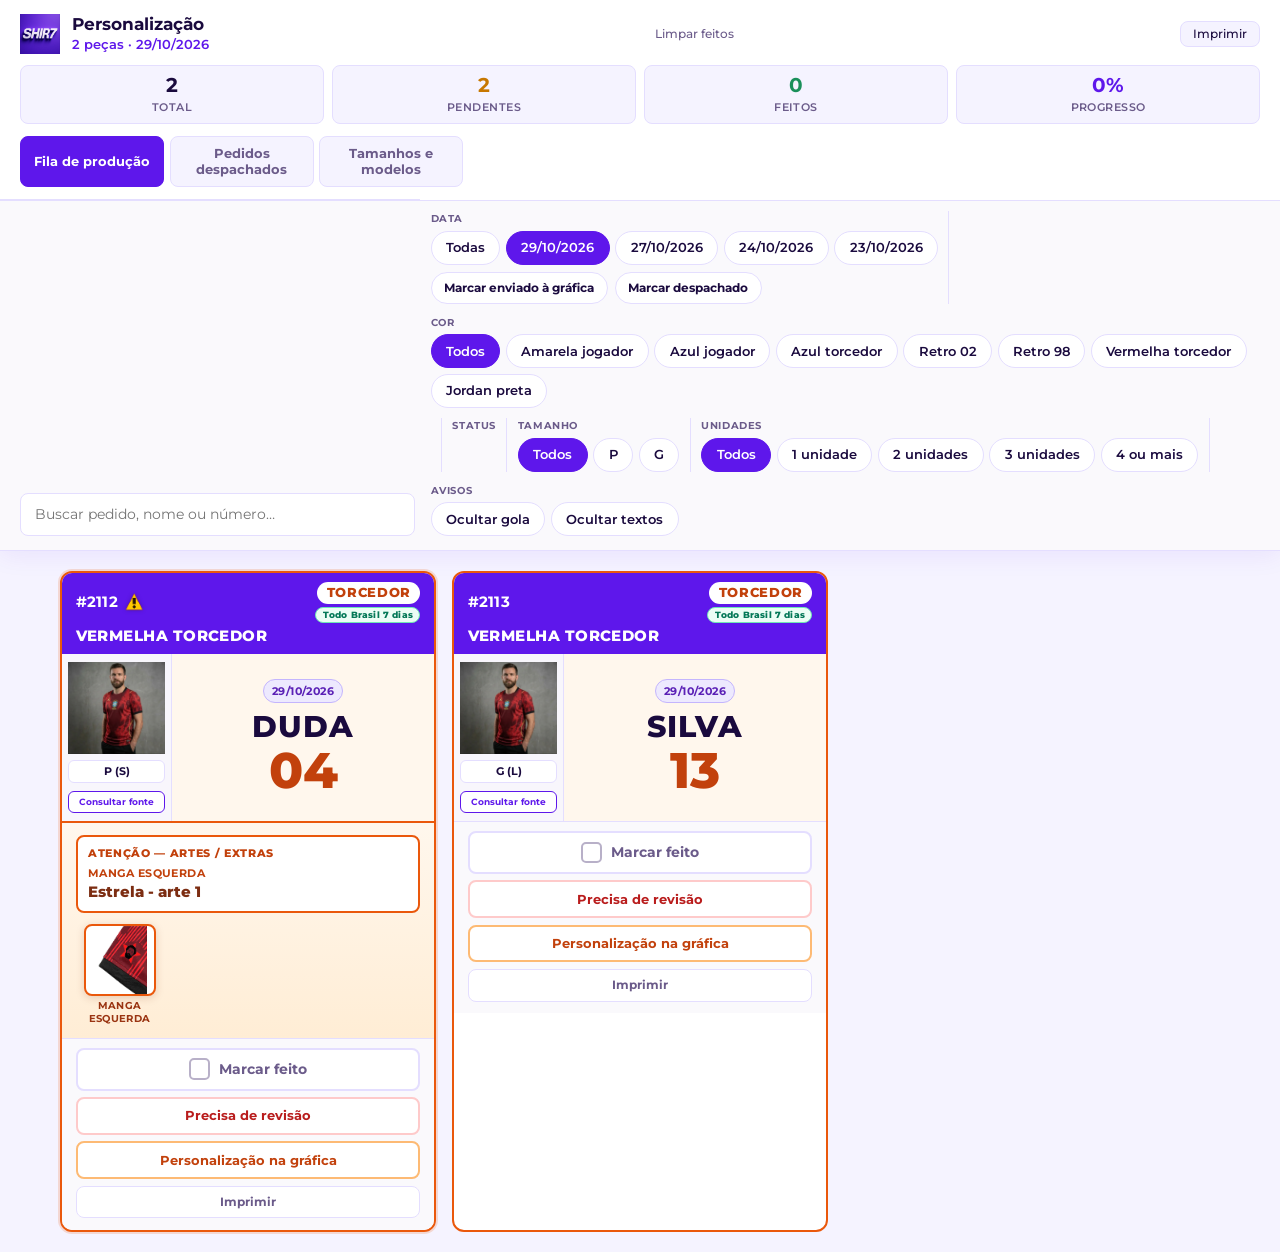
<file: pages/personalizacao.html>
<!DOCTYPE html>
<html lang="pt-BR">
<head>
  <meta charset="UTF-8">
  <meta name="viewport" content="width=device-width, initial-scale=1.0, viewport-fit=cover">
  <title>Personalização — SHIR7</title>
  <link rel="stylesheet" href="../src/css/main.css">
</head>
<body class="pers-page">
  <header class="pers-toolbar no-print">
    <div class="pers-toolbar__top">
      <div class="pers-toolbar__brand">
        <img class="pers-toolbar__logo" src="../src/assets/logo-shir7.png" alt="SHIR7">
        <div>
          <h1 class="pers-toolbar__title">Personalização</h1>
          <p class="pers-toolbar__lot" id="pers-lot-title">Carregando…</p>
        </div>
      </div>
      <button type="button" class="btn btn--ghost btn--sm" id="pers-clear-done-btn" title="Remove marcas de feito salvas no navegador">Limpar feitos</button>
      <button type="button" class="btn btn--secondary btn--sm" id="pers-print-btn">Imprimir</button>
    </div>

    <div class="pers-stats" id="pers-stats" aria-live="polite"></div>

    <nav class="pers-tabs no-print" id="pers-tabs" role="tablist" aria-label="Visualização">
      <button type="button" class="pers-tab pers-tab--active" role="tab" id="pers-tab-queue" aria-selected="true" aria-controls="pers-panel-queue" data-tab="queue">
        Fila de produção
      </button>
      <button type="button" class="pers-tab" role="tab" id="pers-tab-despachados" aria-selected="false" aria-controls="pers-panel-queue" data-tab="despachados">
        Pedidos despachados
      </button>
      <button type="button" class="pers-tab" role="tab" id="pers-tab-summary" aria-selected="false" aria-controls="pers-panel-summary" data-tab="summary">
        Tamanhos e modelos
      </button>
    </nav>

    <div class="pers-toolbar__controls" id="pers-queue-controls">
      <label class="pers-toolbar__search">
        <span class="visually-hidden">Buscar pedido ou nome</span>
        <input type="search" id="pers-search" class="form-input" placeholder="Buscar pedido, nome ou número…" autocomplete="off">
      </label>

      <div class="pers-toolbar__filters">
        <div class="pers-toolbar__section">
          <span class="pers-toolbar__section-label">Data</span>
          <div class="pers-toolbar__group" id="pers-date-filters" role="group" aria-label="Filtrar data de cadastro"></div>
        </div>

        <div class="pers-toolbar__divider" role="separator" aria-hidden="true"></div>

        <div class="pers-toolbar__section">
          <span class="pers-toolbar__section-label">Cor</span>
          <div class="pers-toolbar__group" id="pers-product-filters" role="group" aria-label="Filtrar cor"></div>
        </div>

        <div class="pers-toolbar__divider" role="separator" aria-hidden="true"></div>

        <div class="pers-toolbar__section">
          <span class="pers-toolbar__section-label">Status</span>
          <div class="pers-toolbar__group" id="pers-status-filters" role="group" aria-label="Filtrar status"></div>
        </div>

        <div class="pers-toolbar__divider" role="separator" aria-hidden="true"></div>

        <div class="pers-toolbar__section">
          <span class="pers-toolbar__section-label">Tamanho</span>
          <div class="pers-toolbar__group" id="pers-size-filters" role="group" aria-label="Filtrar tamanho"></div>
        </div>

        <div class="pers-toolbar__divider" role="separator" aria-hidden="true"></div>

        <div class="pers-toolbar__section">
          <span class="pers-toolbar__section-label">Unidades</span>
          <div class="pers-toolbar__group" id="pers-units-filters" role="group" aria-label="Filtrar por unidades do pedido"></div>
        </div>

        <div class="pers-toolbar__divider" role="separator" aria-hidden="true"></div>

        <div class="pers-toolbar__section">
          <span class="pers-toolbar__section-label">Avisos</span>
          <div class="pers-toolbar__group" id="pers-alert-toggles" role="group" aria-label="Ocultar textos de avisos">
            <button
              type="button"
              class="pers-pill"
              id="pers-toggle-gola"
              aria-pressed="false"
              title="Oculta só o texto do aviso de gola"
            >Ocultar gola</button>
            <button
              type="button"
              class="pers-pill"
              id="pers-toggle-extras-text"
              aria-pressed="false"
              title="Oculta só os textos de artes/extras (mantém as imagens)"
            >Ocultar textos</button>
          </div>
        </div>
      </div>
    </div>
  </header>

  <main class="pers-main">
    <div class="pers-panel" id="pers-panel-queue" role="tabpanel" aria-labelledby="pers-tab-queue">
      <div class="pers-grid" id="pers-grid" aria-live="polite"></div>
    </div>
    <div class="pers-panel" id="pers-panel-summary" role="tabpanel" aria-labelledby="pers-tab-summary" hidden>
      <div id="pers-summary" aria-live="polite"></div>
    </div>
  </main>

  <div id="pers-font-modal" class="pers-font-modal" hidden aria-hidden="true">
    <div class="pers-font-modal__backdrop" data-font-modal-close tabindex="-1" aria-hidden="true"></div>
    <div
      class="pers-font-modal__dialog"
      role="dialog"
      aria-modal="true"
      aria-labelledby="pers-font-modal-title"
    >
      <header class="pers-font-modal__head">
        <div>
          <h2 class="pers-font-modal__title" id="pers-font-modal-title">Consultar fonte</h2>
          <p class="pers-font-modal__hint" id="pers-font-modal-hint"></p>
        </div>
        <button type="button" class="pers-font-modal__close no-print" data-font-modal-close aria-label="Fechar">×</button>
      </header>
      <div class="pers-font-modal__body" id="pers-font-modal-body"></div>
    </div>
  </div>

  <div id="pers-print-modal" class="pers-print-modal no-print" hidden aria-hidden="true">
    <div class="pers-print-modal__backdrop" data-print-modal-close tabindex="-1" aria-hidden="true"></div>
    <div
      class="pers-print-modal__dialog"
      role="dialog"
      aria-modal="true"
      aria-labelledby="pers-print-modal-title"
    >
      <header class="pers-print-modal__head">
        <h2 class="pers-print-modal__title" id="pers-print-modal-title">Imprimir</h2>
        <button type="button" class="pers-print-modal__close" data-print-modal-close aria-label="Fechar">×</button>
      </header>

      <div class="pers-print-modal__body">
        <fieldset class="pers-print-modal__fieldset">
          <legend>O que imprimir</legend>
          <label class="pers-print-option">
            <input type="radio" name="pers-print-scope" value="all" checked>
            <span>Toda a fila (filtro atual)</span>
          </label>
          <label class="pers-print-option">
            <input type="radio" name="pers-print-scope" value="one">
            <span>Uma unidade</span>
          </label>
          <label class="pers-print-modal__select-wrap" id="pers-print-unit-wrap" hidden>
            <span class="visually-hidden">Escolher unidade</span>
            <select id="pers-print-unit" class="form-input"></select>
          </label>
        </fieldset>

        <fieldset class="pers-print-modal__fieldset">
          <legend>Formato</legend>
          <label class="pers-print-option">
            <input type="radio" name="pers-print-format" value="a4" checked>
            <span>Folha A4</span>
          </label>
          <label class="pers-print-option">
            <input type="radio" name="pers-print-format" value="thermal">
            <span>Impressora térmica (80mm)</span>
          </label>
        </fieldset>
      </div>

      <footer class="pers-print-modal__foot">
        <button type="button" class="btn btn--ghost" data-print-modal-close>Cancelar</button>
        <button type="button" class="btn btn--primary" id="pers-print-confirm">Imprimir</button>
      </footer>
    </div>
  </div>

  <script type="module" src="../src/js/pages/personalizacao.js"></script>
</body>
</html>
</file>
<file: src/css/main.css>
@import url('https://fonts.googleapis.com/css2?family=Montserrat:wght@400;500;600;700&display=swap');

/* Base */
@import url('base/_reset.css');
@import url('base/_variables.css');
@import url('base/_typography.css');

/* Layout */
@import url('layout/_header.css');
@import url('layout/_sidebar.css');
@import url('layout/_grid.css');
@import url('layout/_responsive.css');

/* Components */
@import url('components/_button.css');
@import url('components/_card.css');
@import url('components/_form.css');
@import url('components/_modal.css');
@import url('components/_table.css');
@import url('components/_badge.css');
@import url('components/_toast.css');

/* Pages */
@import url('pages/_login.css');
@import url('pages/_dashboard.css');
@import url('pages/_inventory.css');
@import url('pages/_establishments.css');
@import url('pages/_sales.css');
@import url('pages/_orders.css');
@import url('pages/_investors.css');
@import url('pages/_profits.css');
@import url('pages/_ads.css');
@import url('pages/_expenses.css');
@import url('pages/_influencers.css');
@import url('pages/_reports.css');
@import url('pages/_personalizacao.css');
</file>
